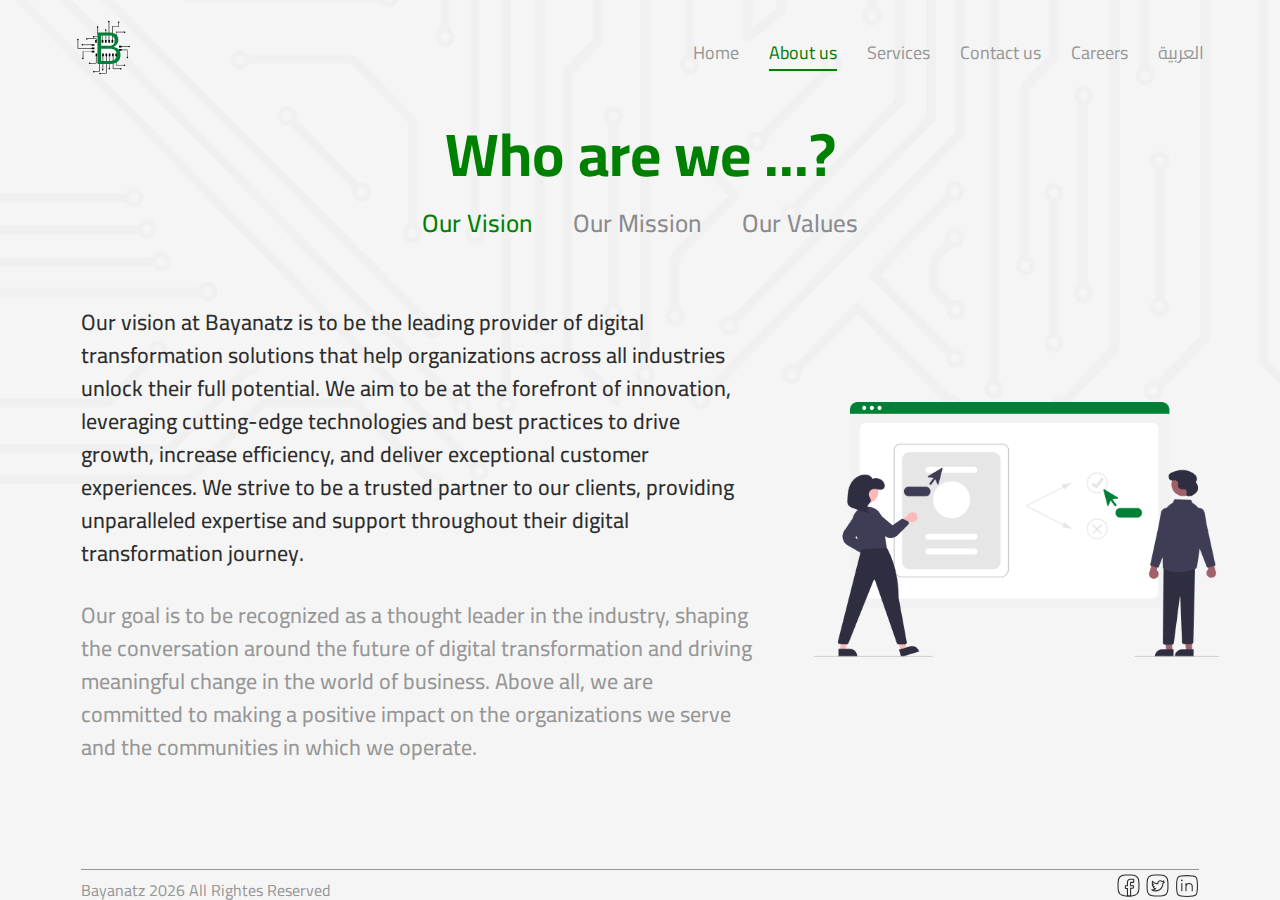
<file: public/about/index.html>
<!DOCTYPE html>
<html lang="en">

<head>
  <meta charset="UTF-8" />
  <meta name="viewport" content="width=device-width, initial-scale=1.0" />
  <title>Bayanatz.com</title>
  <!-- ===== Fontawesome ========= -->
  <link rel="stylesheet" href="https://cdnjs.cloudflare.com/ajax/libs/font-awesome/6.4.2/css/all.min.css"
    integrity="sha512-z3gLpd7yknf1YoNbCzqRKc4qyor8gaKU1qmn+CShxbuBusANI9QpRohGBreCFkKxLhei6S9CQXFEbbKuqLg0DA=="
    crossorigin="anonymous" referrerpolicy="no-referrer" />
  <link rel="stylesheet" href="../assets/CSS/main-style.css" />
  <link rel="icon" href="../assets/images/favicon.ico" />
</head>

<body>
  <div class="lodaingPage" id="loading">
    <div class="spinner">
      <div class="double-bounce1"></div>
      <div class="double-bounce2"></div>
    </div>
  </div>
  <div class="body">
    <!-- ======== NAVBAR ============ -->

    <div class="nav" id="NavBar">
      <div class="container flex">
        <div class="logo">
          <a href="../home">
            <img src="../assets/images/Copy of B.svg" />
          </a>
        </div>
        <div class="layer2 hiden" id="black"></div>
        <nav>
          <div class="links hiden" id="navBar">
            <div class="logo-2">
              <a href="../home">
                <img src="../assets/images/Copy of B.svg" />
              </a>
              <i class="fa-solid fa-xmark" id="closeTheNav"></i>
            </div>
            <ul>
              <li><a href="../home" class="nav-link home"> Home </a></li>
              <li>
                <a href="../about" class="nav-link about active-link"> About us </a>
              </li>
              <li>
                <a href="../services" class="nav-link services"> Services </a>
              </li>
              <li>
                <a href="../contactus" class="nav-link contact">Contact us</a>
              </li>
              <li>
                <a href="../careers" class="nav-link careers">Carees</a>
              </li>
              <li>
                <a href="#" class="nav-link language" id="language"> العربية </a>
              </li>
            </ul>
          </div>

          <div class="bars" id="openMenue">
            <img src="../assets/images/hambergermenu.svg" />
          </div>
        </nav>
      </div>
    </div>
    <main class="about">
      <div class="container">
        <section>
          <div class="work-text">
            <h1 class="whoAreWe">Who are we ...?</h1>
          </div>
          <div class="work-headers">
            <p class="tap-active header-p ourVision" data-index="1">Our Vision</p>
            <p class="header-p ourMission" data-index="2">Our Mission</p>
            <p class="header-p ourValues" data-index="3">Our Values</p>
          </div>

          <div>
            <div class="tab__content ">
              <div class="work-cardes card-active about__flex" id="design-cardes">
                <div class="text">
                  <p class="about__para black ourVisionTitle">Our vision at Bayanatz is to be the leading provider of
                    digital transformation solutions that help organizations across all industries unlock their full
                    potential. We aim to be at the forefront of innovation, leveraging cutting-edge technologies and
                    best practices to drive growth, increase efficiency, and deliver exceptional customer experiences.
                    We strive to be a trusted partner to our clients, providing unparalleled expertise and support
                    throughout their digital transformation journey.</p>
                  <br>
                  <p class="about__para ourVisionSub">Our goal is to be recognized as a thought leader in the industry,
                    shaping the conversation around the future of digital transformation and driving meaningful change
                    in the world of business. Above all, we are committed to making a positive impact on the
                    organizations we serve and the communities in which we operate.</p>
                </div>
                <div class="image">
                  <img src="../assets/images/undraw_online_collaboration_re_bkpm 1.png" />
                </div>
              </div>
              <div class="work-cardes about__flex">
                <div class="image">
                  <img class="img2" src="../assets/images/undraw_target_re_fi8j 1.png" />
                </div>
                <div class="text">
                  <p class="about__para black ourMissionTitle">Our mission at Bayanatz is to empower organizations to
                    thrive in the digital age by providing innovative and effective solutions for digital
                    transformation. We are committed to helping our clients leverage the latest digital technologies to
                    drive growth, improve efficiency, and enhance the customer experience.Our team of experts works
                    closely with each client to develop customized strategies that align with their unique business
                    objectives and provide measurable results.</p>
                  <br>
                  <p class="about__para ourMissionSub">We believe that digital transformation is a journey, not a
                    destination, and we are dedicated to partnering with our clients every step of the way to ensure
                    their success. Our core values of integrity, innovation, collaboration, and excellence guide our
                    work and inspire us to deliver the highest quality of service.</p>
                </div>

              </div>
              <div class="work-cardes about__flex">
                <div class="text values__cards">
                  <div class="small__card selected">
                    <div><img src="../assets/images/Group 1000001077.svg"></div>
                    <div class="text__content">
                      <h5 class="ourValues1">Stay agile & adaptable</h5>
                      <p class="rem view valuesSub1">we respond quickly and effectively to changing market conditions
                        and customer needs.</p>
                    </div>
                  </div>
                  <div class="small__card">
                    <div><img src="../assets/images/Group 1000001077 (1).svg"></div>
                    <div class="text__content">
                      <h5 class="ourValues2">Ethical & Sustainable</h5>
                      <p class="rem view valuesSub2">prioritize the long-term health and well-being of the environment,
                        society, and the economy.</p>
                    </div>
                  </div>
                  <div class="small__card">
                    <div><img src="../assets/images/Group 1000001077 (2).svg"></div>
                    <div class="text__content">
                      <h5 class="ourValues3">Embrace innovation</h5>
                      <p class="rem view valuesSub3">we are constantly innovating and looking for new ways to improve
                        our products, services, and processes.</p>
                    </div>
                  </div>
                  <div class="small__card">
                    <div><img src="../assets/images/Group 1000001077 (3).svg"></div>
                    <div class="text__content">
                      <h5 class="ourValues4">Continuously learn &improve</h5>
                      <p class="rem view valuesSub4">we are committed to continuous learning and improvement, regularly
                        seeking out feedback and striving to enhance their operations and offerings.</p>
                    </div>
                  </div>
                  <div class="small__card">
                    <div><img src="../assets/images/Group 1000001077 (4).svg"></div>
                    <div class="text__content">
                      <h5 class="ourValues5">Emphasize transparency & Accountability</h5>
                      <p class="rem view valuesSub5">we prioritize transparency and accountability in every aspect in
                        our operations, including financial reporting, decision-making, and stakeholder engagement.</p>
                    </div>
                  </div>
                  <div class="small__card">
                    <div><img src="../assets/images/Group 1000001077 (5).svg"></div>
                    <div class="text__content">
                      <h5 class="ourValues6">Foster a positive company culture</h5>
                      <p class="rem view valuesSub6">Bayanatz strive to maintain a positive company culture that
                        prioritizes collaboration, creativity, and employee well-being.</p>
                    </div>
                  </div>
                  <div class="small__card">
                    <div><img src="../assets/images/Group 1000001077 (6).svg"></div>
                    <div class="text__content">
                      <h5 class="ourValues7">Invest in employee development</h5>
                      <p class="rem view valuesSub7">we invest in our employees by providing training, career
                        development opportunities, and other resources to help them grow and succeed.</p>
                    </div>
                  </div>
                  <div class="small__card">
                    <div><img src="../assets/images/Group 1000001077 (7).svg"></div>
                    <div class="text__content">
                      <h5 class="ourValues8">Build strong partnerships</h5>
                      <p class="rem view valuesSub8">we work hard to build strong partnerships with suppliers,
                        customers, and other stakeholders to create mutually beneficial relationships.</p>
                    </div>
                  </div>
                  <div class="small__card">
                    <div><img src="../assets/images/Group 1000001077 (8).svg"></div>
                    <div class="text__content">
                      <h5 class="ourValues9">Focus on customer needs</h5>
                      <p class="rem view valuesSub9">we prioritize the needs of our customers and are dedicated to
                        delivering products and services that meet those needs</p>
                    </div>
                  </div>
                  <div class="small__card">
                    <div><img src="../assets/images/Group 1000001077 ( 9 ) .svg"></div>
                    <div class="text__content">
                      <h5 class="ourValues10">Prioritize data & analytics</h5>
                      <p class="rem view valuesSub10">at Bayanatz we prioritize the collection, analysis, and
                        utilization of data and analytics to inform decision-making and improve performance.</p>
                    </div>
                  </div>
                </div>
                <div class="image big__card__hidden ">
                  <div class="big__card">
                    <img src="../assets/images/Group 1000001077 (1).svg">
                    <h4 class="valueTitle">Stay agile & adaptable</h4>
                    <p class="valuePara">we respond quickly and effectively to changing market conditions and customer
                      needs.</p>
                  </div>
                </div>

              </div>
            </div>
          </div>
        </section>
      </div>
    </main>
    <footer>
      <div class="container">
        <div class="terms">
          <p class="open__terms">Bayanatz <span id="year"></span> All Rightes Reserved</p>

        </div>
        <div class="social">
          <a href="https://www.facebook.com/profile.php?id=100065245550887&mibextid=ZbWKwL" target="_blank"><img
              src="../assets/images/facebook.svg" /></a>
          <a href="https://twitter.com/Bayanatz" target="_blank"><img src="../assets/images/twitter.svg" /></a>
          <a href="https://www.linkedin.com/company/bayanatz/" target="_blank"><img
              src="../assets/images/linkedin-01.svg" /></a>
        </div>
      </div>
    </footer>
    <!-- ======== NAVBAR ============ -->
  </div>
  <script src="../assets/Js/nav.js"></script>
  <script src="../assets/Js/tabs.js"></script>
  <script src="../assets/Js/language.js" type="module"></script>
</body>

</html>
</file>
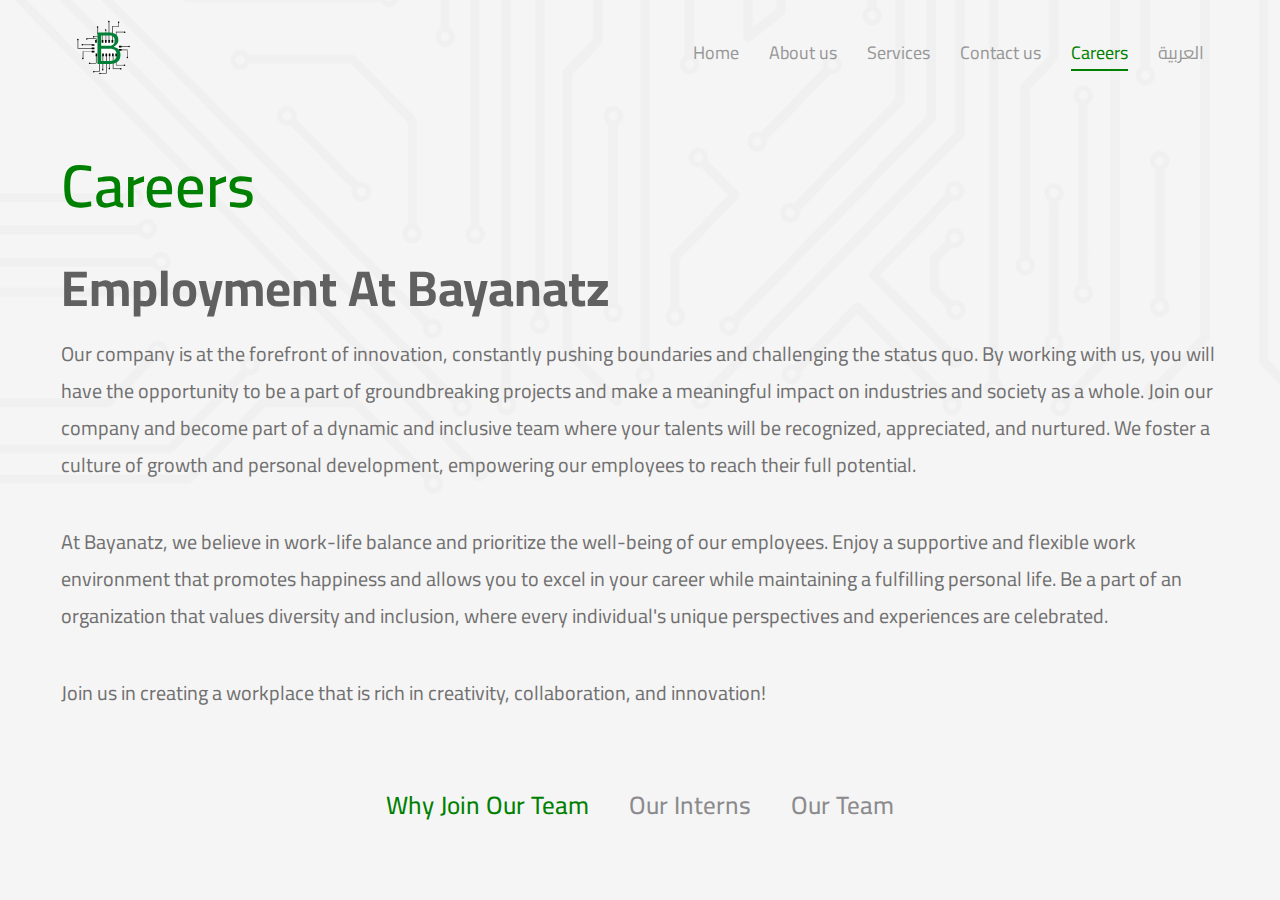
<file: public/careers/index.html>
<!DOCTYPE html>
<html lang="en">

<head>
  <meta charset="UTF-8" />
  <meta name="viewport" content="width=device-width, initial-scale=1.0" />
  <title>Bayanatz.com</title>
  <!-- ===== Fontawesome ========= -->
  <link rel="stylesheet" href="https://cdnjs.cloudflare.com/ajax/libs/font-awesome/6.4.2/css/all.min.css"
    integrity="sha512-z3gLpd7yknf1YoNbCzqRKc4qyor8gaKU1qmn+CShxbuBusANI9QpRohGBreCFkKxLhei6S9CQXFEbbKuqLg0DA=="
    crossorigin="anonymous" referrerpolicy="no-referrer" />
  <link rel="stylesheet" href="../assets/CSS/main-style.css" />
  <link rel="icon" href="../assets/images/favicon.ico" />
</head>

<body>
  <div class="lodaingPage" id="loading">
    <div class="spinner">
      <div class="double-bounce1"></div>
      <div class="double-bounce2"></div>
    </div>
  </div>
  <div class="body height">
    <!-- ======== NAVBAR ============ -->

    <div class="nav" id="NavBar">
      <div class="container flex">
        <div class="logo">
          <a href="../home">
            <img src="../assets/images/Copy of B.svg" />
          </a>
        </div>
        <div class="layer2 hiden" id="black"></div>
        <nav>
          <div class="links hiden" id="navBar">
            <div class="logo-2">
              <a href="../home">
                <img src="../assets/images/Copy of B.svg" />
              </a>
              <i class="fa-solid fa-xmark" id="closeTheNav"></i>
            </div>
            <ul>
              <li><a href="../home" class="nav-link home"> Home </a></li>
              <li>
                <a href="../about" class="nav-link about "> About us </a>
              </li>
              <li>
                <a href="../services" class="nav-link services"> Services </a>
              </li>
              <li>
                <a href="../contactus" class="nav-link contact">Contact us</a>
              </li>
              <li>
                <a href="../careers" class="nav-link careers active-link">Carees</a>
              </li>
              <li>
                <a href="#" class="nav-link language" id="language"> العربية </a>
              </li>
            </ul>
          </div>

          <div class="bars" id="openMenue">
            <img src="../assets/images/hambergermenu.svg" />
          </div>
        </nav>
      </div>
    </div>

    <main>
      <div class="container">
        <section class="start">
          <div class="service__intro">
            <div class="headline">
              <h1 class="careers2 careers2">Careers</h1>
              <span class="sp careersTitle"> Employment at Bayanatz </span>
            </div>
            <p class="careersSub1 main-paragraph">Our company is at the forefront of innovation, constantly pushing
              boundaries and challenging the status quo. By working with us, you will have the opportunity to be a part
              of groundbreaking projects and make a meaningful impact on industries and society as a whole. Join our
              company and become part of a dynamic and inclusive team where your talents will be recognized,
              appreciated, and nurtured. We foster a culture of growth and personal development, empowering our
              employees to reach their full potential.</p>
            <br />
            <p class="careersSub2 main-paragraph">At Bayanatz, we believe in work-life balance and prioritize the
              well-being of our employees. Enjoy a supportive and flexible work environment that promotes happiness and
              allows you to excel in your career while maintaining a fulfilling personal life. Be a part of an
              organization that values diversity and inclusion, where every individual's unique perspectives and
              experiences are celebrated.</p>
            <br />
            <p class="careersSub3 main-paragraph">Join us in creating a workplace that is rich in creativity,
              collaboration, and innovation!</p>
          </div>
        </section>
        <section>
          <div class="work-headers">
            <p class="tap-active header-p content1" data-index="1">Why Join our Team</p>
            <p class="header-p content2" data-index="2">Our Interns</p>
            <p class="header-p content3" data-index="3">Our Team</p>
          </div>

          <div>
            <div class="tab__content ">
              <div class="work-cardes card-active about__flex" id="design-cardes">
                <div>
                  <section class="career career__left">

                    <div class="info">
                      <p class="imageSub1">Join a company that prioritizes sustainability and corporate social
                        responsibility. We are committed to making a positive difference in the world, and by working
                        with us, you can contribute to creating a more sustainable and ethical future.</p>
                    </div>
                    <div class="img">
                      <img src="../assets/images/undraw_engineering_team_a7n2 1.png" />
                    </div>
                  </section>
                  <section class="career career__rev">
                    <div class="img">
                      <img src="../assets/images/undraw_pair_programming_re_or4x 1.png" />
                    </div>
                    <div class="info">
                      <p class="imageSub2">We foster a collaborative and supportive work culture, where teamwork and
                        shared success are paramount. Join a team of passionate individuals who work together to achieve
                        common goals, learn from each other, and celebrate achievements collectively.</p>
                    </div>

                  </section>
                  <section class="career career__left">

                    <div class="info">
                      <p class="imageSub3">Continuous learning and professional development are at the core of our
                        company. We provide ample opportunities for growth, including training programs, mentorship, and
                        access to the latest industry tools and technologies. Build a rewarding career with us and stay
                        ahead in a rapidly evolving world.</p>
                    </div>
                    <div class="img">
                      <img src="../assets/images/undraw_investing_re_bov7 1.png" />
                    </div>
                  </section>
                  <section class="career career__rev">
                    <div class="img">
                      <img src="../assets/images/undraw_shared_goals_re_jvqd 1.png" />
                    </div>
                    <div class="info">
                      <p class="imageSub4">Our company values open communication, transparency, and a positive work
                        environment. Work alongside supportive leaders who encourage feedback, listen to ideas, and
                        foster an atmosphere of trust and respect.</p>
                    </div>

                  </section>
                  <section class="career career__left">

                    <div class="info">
                      <p class="imageSub5">Bayanatz has a strong sense of purpose and a clear vision. By working with
                        us, you will be part of a team that is dedicated to making a difference and positively impacting
                        the lives of our customers, partners, and communities.</p>
                    </div>
                    <div class="img">
                      <img src="../assets/images/undraw_status_update_re_dm9y 1.png" />
                    </div>
                  </section>
                </div>
              </div>
              <div class="sliider__con work-cardes">
                <div class="interns">

                  <div class="intern__card">
                    <div class="card__top">
                      <div class="card__image">
                        <img src="../assets/images/Mask group.png">
                      </div>
                      <div class="intern__info">
                        <h2 class="name1"></h2>
                        <span class="job_title job1"></span>
                        <div class="graduation">
                          <div>
                            <p class="grade1"></p>
                            <span class="geadeDesc1"></span>
                          </div>
                          <div>
                            <p class="year1"></p>
                            <span>2024</span>
                          </div>
                        </div>
                        <div class="prev__experirnce">
                          <h3 class="prevEx1"></h3>
                          <p class="exp11"></p>
                          <p class="exp12"></p>
                          <p class="exp13"></p>
                        </div>
                        <div class="tools">
                          <p class="tools1"></p>
                          <span class="btn__sp">Figma</span>
                          <span class="btn__sp">Photoshop</span>
                          <span class="btn__sp">Illustrator</span>
                        </div>
                        <div class="future__goals">
                          <p class="goals1"></p>
                          <span class="goals11"></span>

                        </div>
                        <div class="hobbies">
                          <p>
                          <p class="hobbies1">

                          </p>
                          <span class="btn__sp">Reading</span>
                          <span class="btn__sp">Learning New Skill</span>
                          <span class="btn__sp">Exercise</span>
                          </p>
                        </div>
                      </div>

                    </div>
                    <div class="card__bottom">
                      <h3 class="whatIlearn1"></h3>
                      <p class="learnDescription1"></p>
                    </div>
                    <button class="see__more view__more sm1"></button>
                    <button class="hide sl1"></button>
                  </div>

                  <div class="intern__card">
                    <div class="card__top">
                      <div class="card__image">
                        <img src="../assets/images/Mask group (0).png">
                      </div>
                      <div class="intern__info">
                        <h2 class="name2"></h2>
                        <span class="job_title job2"></span>
                        <div class="graduation">
                          <div>
                            <p class="grade2"></p>
                            <span class="geadeDesc2"></span>
                          </div>
                          <div>
                            <p class="year2"></p>
                            <span>2024</span>
                          </div>
                        </div>
                        <div class="prev__experirnce">
                          <h3 class="prevEx2"></h3>
                          <p>N/A</p>
                        </div>
                        <div class="tools">
                          <p class="tools2"></p>
                          <span class="btn__sp">Github</span>
                          <span class="btn__sp">Clion</span>
                          <span class="btn__sp">Android Stadio</span>
                        </div>
                        <div class="future__goals">
                          <p class="goals2"></p>
                          <span class="goals21"></span>

                        </div>
                        <div class="hobbies">
                          <p>
                          <p class="hobbies2">

                          </p>
                          <span class="btn__sp">Chees</span>
                          <span class="btn__sp">Competitive Programming</span>
                          </p>
                        </div>
                      </div>

                    </div>
                    <div class="card__bottom">
                      <h3 class="whatIlearn2"></h3>
                      <p class="learnDescription2"></p>
                    </div>
                    <button class="see__more view__more sm2"></button>
                    <button class="hide sl2"></button>
                  </div>

                  <div class="intern__card">
                    <div class="card__top">
                      <div class="card__image">
                        <img src="../assets/images/Mask group (1).png">
                      </div>
                      <div class="intern__info">
                        <h2 class="name3"></h2>
                        <span class="job_title job3"></span>
                        <div class="graduation">
                          <div>
                            <p class="grade3"></p>
                            <span class="geadeDesc3"></span>
                          </div>
                          <div>
                            <p class="year3"></p>
                            <span>2024</span>
                          </div>
                        </div>
                        <div class="prev__experirnce">
                          <h3 class="prevEx3"></h3>
                          <p class="exp31"></p>
                          <p class="exp32"></p>
                          <p class="exp33"></p>
                        </div>
                        <div class="tools">
                          <p class="tools3"></p>
                          <span class="btn__sp">Figma</span>
                          <span class="btn__sp">Adobe XD</span>
                          <span class="btn__sp">Adobe Photoshop</span>
                        </div>
                        <div class="future__goals">
                          <p class="goals3"></p>
                          <span class="goals33"></span>

                        </div>
                        <div class="hobbies">
                          <p>
                          <p class="hobbies3">

                          </p>
                          <span class="btn__sp">Gym</span>
                          <span class="btn__sp">Visual Art</span>
                          <span class="btn__sp">Drawing</span>
                          </p>
                        </div>
                      </div>

                    </div>
                    <div class="card__bottom">
                      <h3 class="whatIlearn3"></h3>
                      <p class="learnDescription3"></p>
                    </div>
                    <button class="see__more view__more sm3"></button>
                    <button class="hide sl3"></button>
                  </div>

                  <div class="intern__card">
                    <div class="card__top">
                      <div class="card__image">
                        <img src="../assets/images/Mask group (2).png">
                      </div>
                      <div class="intern__info">
                        <h2 class="name4"></h2>
                        <span class="job_title job4"></span>
                        <div class="graduation">
                          <div>
                            <p class="grade4"></p>
                            <span class="geadeDesc4"></span>
                          </div>
                          <div>
                            <p class="year4"></p>
                            <span>2023</span>
                          </div>
                        </div>
                        <div class="prev__experirnce">
                          <h3 class="prevEx4"></h3>
                          <p class="exp41">N/A</p>
                        </div>
                        <div class="tools">
                          <p class="tools4"></p>
                          <span class="btn__sp">Figma</span>
                          <span class="btn__sp">Anavonda and Flutter</span>
                          <span class="btn__sp">Visual Stadio Code</span>
                        </div>
                        <div class="future__goals">
                          <p class="goals4"></p>
                          <span class="goals44"></span>

                        </div>
                        <div class="hobbies">
                          <p>
                          <p class="hobbies4">

                          </p>
                          <span class="btn__sp">Playing and Watching Football</span>
                          <span class="btn__sp">Public Speaking and Travelling</span>
                          </p>
                        </div>
                      </div>

                    </div>
                    <div class="card__bottom">
                      <h3 class="whatIlearn4"></h3>
                      <p class="learnDescription4"></p>
                    </div>
                    <button class="see__more view__more sm4"></button>
                    <button class="hide sl4"></button>
                  </div>

                  <div class="intern__card">
                    <div class="card__top">
                      <div class="card__image">
                        <img src="../assets/images/Mask group (3).png">
                      </div>
                      <div class="intern__info">
                        <h2 class="name5"></h2>
                        <span class="job_title job5"></span>
                        <div class="graduation">
                          <div>
                            <p class="grade5"></p>
                            <span class="geadeDesc5"></span>
                          </div>
                          <div>
                            <p class="year5"></p>
                            <span>2025</span>
                          </div>
                        </div>
                        <div class="prev__experirnce">
                          <h3 class="prevEx5"></h3>
                          <p>
                            <a href="https://github.com/bassel27/Store-App" target="_blank">Store App</a>

                            <a href="https://github.com/bassel27/Readview" target="_blank">Readview</a>
                          </p>
                        </div>
                        <div class="tools">
                          <p class="tools5"></p>
                          <span class="btn__sp">Figma</span>
                          <span class="btn__sp">Flutter</span>
                          <span class="btn__sp">Python</span>
                          <span class="btn__sp">Firebase</span>
                        </div>
                        <div class="future__goals">
                          <p class="goals5"></p>
                          <span class="goals55"></span>

                        </div>
                        <div class="hobbies">
                          <p>
                          <p class="hobbies5">

                          </p>
                          <span class="btn__sp">Reading</span>
                          <span class="btn__sp">Writing Artcles</span>
                          <span class="btn__sp">Language</span>
                          </p>
                        </div>
                      </div>

                    </div>
                    <div class="card__bottom">
                      <h3 class="whatIlearn5"></h3>
                      <p class="learnDescription5"></p>
                    </div>
                    <button class="see__more view__more sm5"></button>
                    <button class="hide sl5"></button>
                  </div>

                  <div class="intern__card">
                    <div class="card__top">
                      <div class="card__image">
                        <img src="../assets/images/Mask group (4).png">
                      </div>
                      <div class="intern__info">
                        <h2 class="name6"></h2>
                        <span class="job_title job6"></span>
                        <div class="graduation">
                          <div>
                            <p class="grade6"></p>
                            <span class="geadeDesc6"></span>
                          </div>
                          <div>
                            <p class="year6"></p>
                            <span>2022</span>
                          </div>
                        </div>
                        <div class="prev__experirnce">
                          <h3 class="prevEx6"></h3>
                          <p class="exp61"></p>
                        </div>
                        <div class="tools">
                          <p class="tools6"></p>
                          <span class="btn__sp">Figma</span>
                          <span class="btn__sp">Notion</span>
                          <span class="btn__sp">Miro</span>
                          <span class="btn__sp">IN Vision</span>
                          <span class="btn__sp">Canva</span>
                        </div>
                        <div class="future__goals">
                          <p class="goals6"></p>
                          <span class="goals66"></span>

                        </div>
                        <div class="hobbies">
                          <p>
                          <p class="hobbies6">

                          </p>
                          <span class="btn__sp">Creating and Desining new Things</span>
                          </p>
                        </div>
                      </div>

                    </div>
                    <div class="card__bottom">
                      <h3 class="whatIlearn6"></h3>
                      <p class="learnDescription6"></p>
                    </div>
                    <button class="see__more view__more sm6"></button>
                    <button class="hide sl6"></button>
                  </div>

                  <div class="intern__card">
                    <div class="card__top">
                      <div class="card__image">
                        <img src="../assets/images/Mask group (5).png">
                      </div>
                      <div class="intern__info">
                        <h2 class="name7"></h2>
                        <span class="job_title job7"></span>
                        <div class="graduation">
                          <div>
                            <p class="grade7"></p>
                            <span class="geadeDesc7"></span>
                          </div>
                          <div>
                            <p class="year7"></p>
                            <span>2018</span>
                          </div>
                        </div>
                        <div class="prev__experirnce">
                          <h3 class="prevEx7"></h3>
                          <p class="exp71"></p>
                        </div>
                        <div class="tools">
                          <p class="tools7"></p>
                          <span class="btn__sp">Figma</span>
                          <span class="btn__sp">Photoshop</span>
                        </div>
                        <div class="future__goals">
                          <p class="goals7"></p>
                          <span class="goals77"></span>

                        </div>
                        <div class="hobbies">
                          <p>
                          <p class="hobbies7">

                          </p>
                          <span class="btn__sp">Football</span>
                          <span class="btn__sp">Chees</span>
                          <span class="btn__sp">Playing Games</span>
                          </p>
                        </div>
                      </div>

                    </div>
                    <div class="card__bottom">
                      <h3 class="whatIlearn7"></h3>
                      <p class="learnDescription7"></p>
                    </div>
                    <button class="see__more view__more sm7"></button>
                    <button class="hide sl7"></button>
                  </div>


                </div>
              </div>
              <div class="work-cardes about__flex">
                <p class="comming__soon">Comming Soon</p>

              </div>
            </div>
          </div>
        </section>
      </div>
    </main>

    <footer>
      <div class="container">
        <div class="terms">
          <p class="open__terms">Bayanatz <span id="year"></span> All Rightes Reserved</p>

        </div>
        <div class="social">
          <a href="" target="_blank"><img src="../assets/images/facebook.svg" /></a>
          <a href="https://twitter.com/Bayanatz" target="_blank"><img src="../assets/images/twitter.svg" /></a>
          <a href="https://www.linkedin.com/company/bayanatz/" target="_blank"><img
              src="../assets/images/linkedin-01.svg" /></a>
        </div>
      </div>
    </footer>
    <!-- ======== NAVBAR ============ -->
  </div>
  <script src="../assets/Js/nav.js"></script>
  <script src="../assets/Js/language.js" type="module"></script>
  <script src="../assets/Js/careers.js"></script>

</body>

</html>
</file>
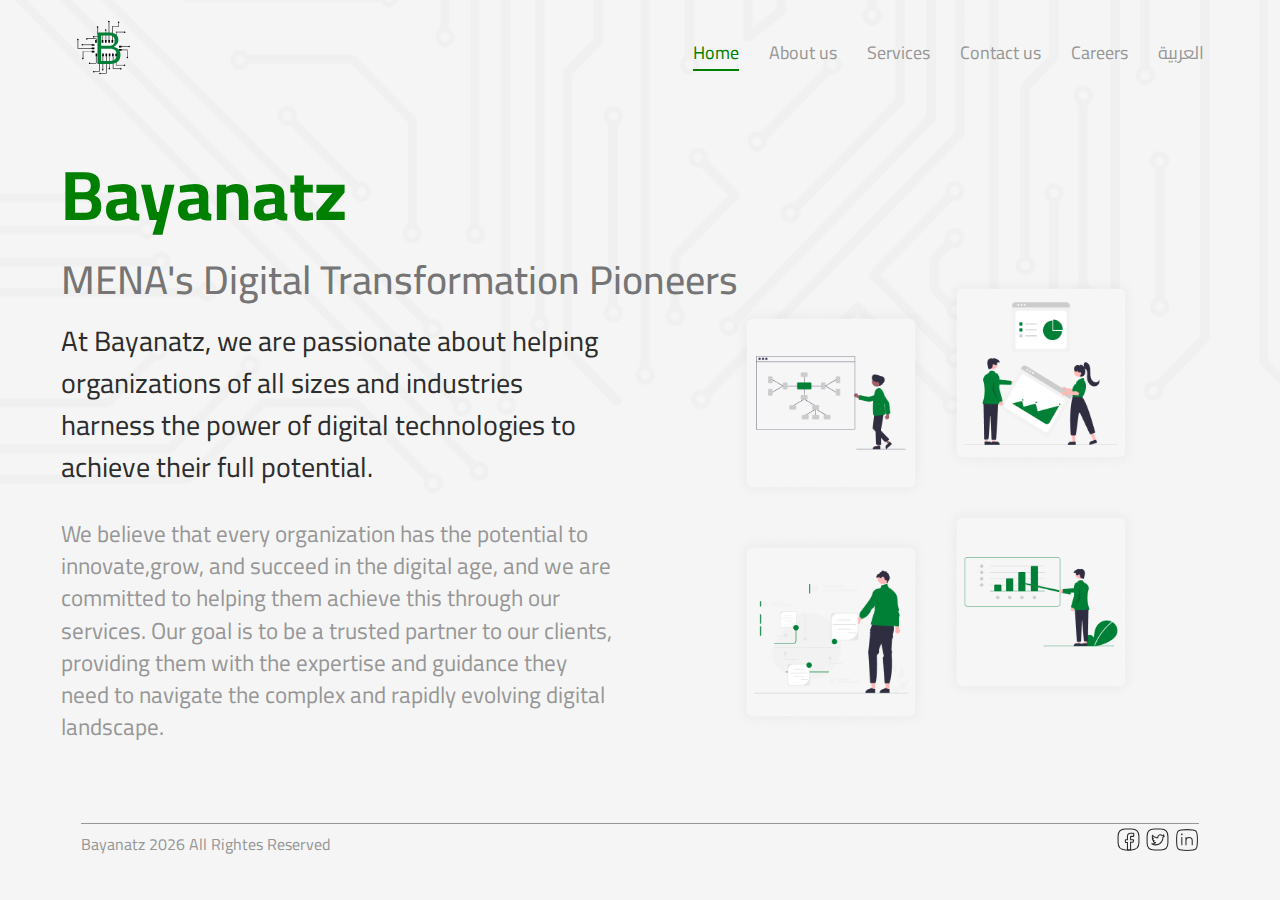
<file: public/home/index.html>
<!DOCTYPE html>
<html lang="en">

<head>
  <meta charset="UTF-8" />
  <meta name="viewport" content="width=device-width, initial-scale=1.0" />
  <title>Bayanatz.com</title>
  <!-- ===== Fontawesome ========= -->
  <link rel="stylesheet" href="https://cdnjs.cloudflare.com/ajax/libs/font-awesome/6.4.2/css/all.min.css"
    integrity="sha512-z3gLpd7yknf1YoNbCzqRKc4qyor8gaKU1qmn+CShxbuBusANI9QpRohGBreCFkKxLhei6S9CQXFEbbKuqLg0DA=="
    crossorigin="anonymous" referrerpolicy="no-referrer" />
  <link rel="stylesheet" href="../assets/CSS/main-style.css" />
  <link rel="icon" href="../assets/images/favicon.ico" />
</head>

<body>
  <div class="lodaingPage" id="loading">
    <div class="spinner">
      <div class="double-bounce1"></div>
      <div class="double-bounce2"></div>
    </div>
  </div>
  <div class="body">
    <!-- ======== NAVBAR ============ -->

    <div class="nav" id="NavBar">
      <div class="container flex">
        <div class="logo">
          <a href="../home">
            <img src="../assets/images/Copy of B.svg" />
          </a>
        </div>
        <div class="layer2 hiden" id="black"></div>
        <nav>
          <div class="links hiden" id="navBar">
            <div class="logo-2">
              <a href="../home">
                <img src="../assets/images/Copy of B.svg" />
              </a>
              <i class="fa-solid fa-xmark" id="closeTheNav"></i>
            </div>
            <ul>
              <li><a href="../home" class="nav-link home active-link"> Home </a></li>
              <li>
                <a href="../about" class="nav-link about "> About us </a>
              </li>
              <li>
                <a href="../services" class="nav-link services"> Services </a>
              </li>
              <li>
                <a href="../contactus" class="nav-link contact">Contact us</a>
              </li>
              <li>
                <a href="../careers" class="nav-link careers">Carees</a>
              </li>
              <li>
                <a href="#" class="nav-link language" id="language"> العربية </a>
              </li>
            </ul>
          </div>

          <div class="bars" id="openMenue">
            <img src="../assets/images/hambergermenu.svg" />
          </div>
        </nav>
      </div>
    </div>
    <main>
      <div class="container">
        <div class="headlineforhome">
          <h1 class="bayanatz">
            Bayanatz
          </h1>
          <h2 class="homeTitle">
            MENA'S Digital Transformation Pioneers
          </h2>
        </div>
        <div class="content">

          <div class="left">

            <p class="description1 homeSub">
              At Bayanatz, we are passionate about helping organizations of all sizes
              and industries harness the power of digital technologies to achieve
              their full potential.
            </p>
            <p class="description2 description">
              We believe that every organization has the potential to innovate,grow,
              and succeed in thedigitalage,and we arecommitted to helping them achieve
              this through our services. Our goal is to be a trusted partner to our clients,
              providing them with the expertise and guidance they need to navigate the complex
              and rapidly evolving digital landscape.
            </p>
          </div>

          <div class="home-right">
            <div>
              <img class="top-left" src="../assets/images/Frame 1000001064.png">
              <img class="top-right" src="../assets/images/Frame 1000001067.png">
            </div>
            <div>
              <img class="bottom-left" src="../assets/images/Frame 1000001066.png">
              <img class="bottom-right" src="../assets/images/Frame 1000001068.png">
            </div>
          </div>
        </div>
      </div>
    </main>
    <footer>
      <div class="container">
        <div class="terms">
          <p class="open__terms">Bayanatz <span id="year"></span> All Rightes Reserved</p>

        </div>
        <div class="social">
          <a href="" target="_blank"><img src="../assets/images/facebook.svg" /></a>
          <a href="https://twitter.com/Bayanatz" target="_blank"><img src="../assets/images/twitter.svg" /></a>
          <a href="https://www.linkedin.com/company/bayanatz/" target="_blank"><img
              src="../assets/images/linkedin-01.svg" /></a>
        </div>
      </div>
    </footer>
    <!-- ======== NAVBAR ============ -->
  </div>
  <script src="../assets/Js/nav.js"></script>
  <script src="../assets/Js/language.js" type="module"></script>
</body>

</html>
</file>
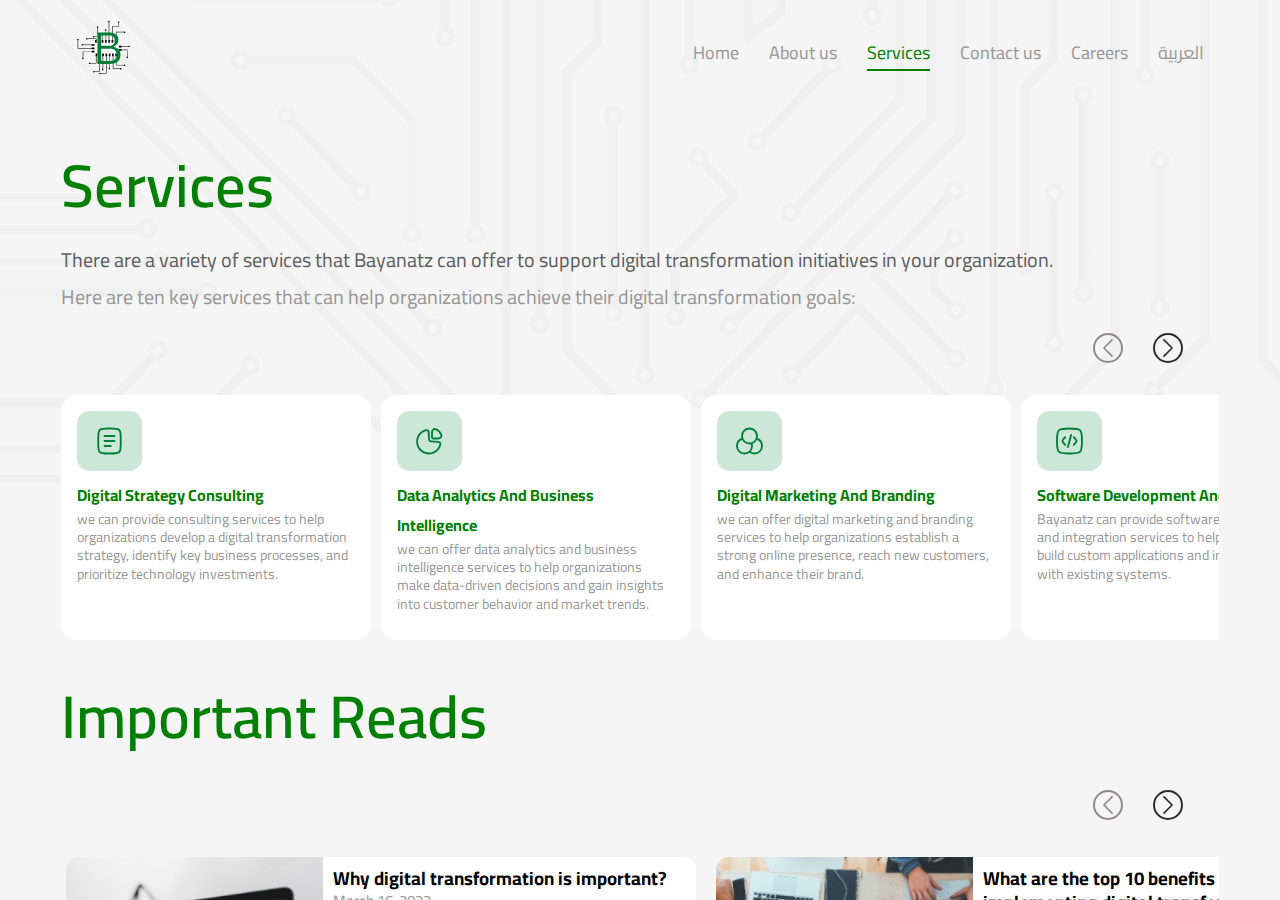
<file: public/services/index.html>
<!DOCTYPE html>
<html lang="en">

<head>
  <meta charset="UTF-8" />
  <meta name="viewport" content="width=device-width, initial-scale=1.0" />
  <title>Bayanatz.com</title>
  <!-- ===== Fontawesome ========= -->
  <link rel="stylesheet" href="https://cdnjs.cloudflare.com/ajax/libs/font-awesome/6.4.2/css/all.min.css"
    integrity="sha512-z3gLpd7yknf1YoNbCzqRKc4qyor8gaKU1qmn+CShxbuBusANI9QpRohGBreCFkKxLhei6S9CQXFEbbKuqLg0DA=="
    crossorigin="anonymous" referrerpolicy="no-referrer" />
  <link rel="stylesheet" href="../assets/CSS/main-style.css" />
  <link rel="icon" href="../assets/images/favicon.ico" />
  <script src="../assets/Js/slider.js" defer></script>
</head>

<body>
  <div class="lodaingPage" id="loading">
    <div class="spinner">
      <div class="double-bounce1"></div>
      <div class="double-bounce2"></div>
    </div>
  </div>
  <div class="body height">
    <!-- ======== NAVBAR ============ -->

    <div class="nav" id="NavBar">
      <div class="container flex">
        <div class="logo">
          <a href="../home">
            <img src="../assets/images/Copy of B.svg" />
          </a>
        </div>
        <div class="layer2 hiden" id="black"></div>
        <nav>
          <div class="links hiden" id="navBar">
            <div class="logo-2">
              <a href="../home">
                <img src="../assets/images/Copy of B.svg" />
              </a>
              <i class="fa-solid fa-xmark" id="closeTheNav"></i>
            </div>
            <ul>
              <li><a href="../home" class="nav-link home"> Home </a></li>
              <li>
                <a href="../about" class="nav-link about"> About us </a>
              </li>
              <li>
                <a href="../services" class="nav-link services active-link">
                  Services
                </a>
              </li>
              <li>
                <a href="../contactus" class="nav-link contact">Contact us</a>
              </li>
              <li>
                <a href="../careers" class="nav-link careers">Carees</a>
              </li>
              <li>
                <a href="#" class="nav-link language" id="language">
                  العربية
                </a>
              </li>
            </ul>
          </div>

          <div class="bars" id="openMenue">
            <img src="../assets/images/hambergermenu.svg" />
          </div>
        </nav>
      </div>
    </div>
    <main class="services-container">
      <div class="container">
        <h1 class="services services2">Services</h1>
        <p class="main-paragraph servicesSub1">
          There are a variety of services that Bayanatz can offer to support
          digital transformation initiatives in your organization.
        </p>
        <p class="main-paragraph servicesSub2">
          Here are ten key services that can help organizations achieve their
          digital transformation goals:
        </p>
        <div class="wrapper">
          <div class="btns-container">
            <button class="arrow-btn left-btn">
              <svg xmlns="http://www.w3.org/2000/svg" fill="none" viewBox="0 0 24 24" stroke-width="1.5"
                stroke="currentColor" class="w-6 h-6 btn-icon">
                <path stroke-linecap="round" stroke-linejoin="round" d="M15.75 19.5L8.25 12l7.5-7.5" />
              </svg>
            </button>
            <button class="arrow-btn right-btn active_arrow">
              <svg xmlns="http://www.w3.org/2000/svg" fill="none" viewBox="0 0 24 24" stroke-width="1.5"
                stroke="currentColor" class="w-6 h-6 btn-icon">
                <path stroke-linecap="round" stroke-linejoin="round" d="M8.25 4.5l7.5 7.5-7.5 7.5" />
              </svg>
            </button>
          </div>
          <div class="carousel-one">
            <div class="card">
              <img class="card-img" src="../assets/images/Group 1000001073 (1).svg" alt="" />
              <h5 class="serviceTitle1">Digital Strategy Consulting</h5>
              <p class="serviceDesc1">
                we can provide consulting services to help organizations develop
                a digital transformation strategy, identify key business
                processes, and prioritize technology investments.
              </p>
            </div>
            <div class="card">
              <img class="card-img" src="../assets/images/Group 1000001072.svg" alt="" />
              <h5 class="serviceTitle2">
                Data Analytics and Business Intelligence
              </h5>
              <p class="serviceDesc2">
                we can offer data analytics and business intelligence services
                to help organizations make data-driven decisions and gain
                insights into customer behavior and market trends.
              </p>
            </div>
            <div class="card">
              <img class="card-img" src="../assets/images/Group 1000001074.svg" alt="" />
              <h5 class="serviceTitle3">Digital Marketing and Branding</h5>
              <p class="serviceDesc3">
                we can offer digital marketing and branding services to help
                organizations establish a strong online presence, reach new
                customers, and enhance their brand.
              </p>
            </div>
            <div class="card">
              <img class="card-img" src="../assets/images/Group 1000001074 (1).svg" alt="" />
              <h5 class="serviceTitle4">
                Software Development and Integration
              </h5>
              <p class="serviceDesc4">
                Bayanatz can provide software development and integration
                services to help organizations build custom applications and
                integrate them with existing systems.
              </p>
            </div>
            <div class="card">
              <img class="card-img" src="../assets/images/Group 1000001074 (2).svg" alt="" />
              <h5 class="serviceTitle5">User Experience and Design</h5>
              <p class="serviceDesc5">
                we can offer user experience and design services to help
                organizations create intuitive and user-friendly digital
                interfaces that enhance the customer experience.
              </p>
            </div>
            <div class="card">
              <img class="card-img" src="../assets/images/Group 1000001074 (3).svg" alt="" />
              <h5 class="serviceTitle6">
                Internet Of Things (IOT) Integration
              </h5>
              <p class="serviceDesc6">
                we can assist organizations in integrating IoT devices and
                sensors to collect and analyze data and automate processes.
              </p>
            </div>
            <div class="card">
              <img class="card-img" src="../assets/images/Group 1000001074 (4).svg" alt="" />
              <h5 class="serviceTitle7">AI and ML Solutions</h5>
              <p class="serviceDesc7">
                we can offer AI and ML solutions to help organizations automate
                routine tasks, improve decision-making, and enhance the customer
                experience.
              </p>
            </div>
            <div class="card">
              <img class="card-img" src="../assets/images/Group 1000001074 (5).svg" alt="" />
              <h5 class="serviceTitle8">Change Management and Training</h5>
              <p class="serviceDesc8">
                Provide change management and training services to help
                organizations manage the transition to digital technologies and
                ensure that employees have the skills and knowledge to
                effectively use these technologies.
              </p>
            </div>
            <div class="card">
              <img class="card-img" src="../assets/images/Group 1000001074 (6).svg" alt="" />
              <h5 class="serviceTitle9">Cloud Migration and Mnagement</h5>
              <p class="serviceDesc9">
                Bayanatz can assist organizations in migrating to the cloud and
                managing cloud-based infrastructure and applications.
              </p>
            </div>
            <div class="card">
              <img class="card-img" src="../assets/images/Group 1000001074 (7).svg" alt="" />
              <h5 class="serviceTitle10">Cybersecurity and Risk Management</h5>
              <p class="serviceDesc10">
                we can provide cybersecurity and risk management services to
                help organizations protect their digital ../assets from cyber
                threats and comply with regulations.
              </p>
            </div>
          </div>
        </div>
        <h1 class="second-header importantReads">Important Reads</h1>
        <div class="wrapper">
          <div class="btns-container">
            <button class="arrow-btn left-btn">
              <svg xmlns="http://www.w3.org/2000/svg" fill="none" viewBox="0 0 24 24" stroke-width="1.5"
                stroke="currentColor" class="w-6 h-6 btn-icon">
                <path stroke-linecap="round" stroke-linejoin="round" d="M15.75 19.5L8.25 12l7.5-7.5" />
              </svg>
            </button>
            <button class="arrow-btn right-btn active_arrow">
              <svg xmlns="http://www.w3.org/2000/svg" fill="none" viewBox="0 0 24 24" stroke-width="1.5"
                stroke="currentColor" class="w-6 h-6 btn-icon">
                <path stroke-linecap="round" stroke-linejoin="round" d="M8.25 4.5l7.5 7.5-7.5 7.5" />
              </svg>
            </button>
          </div>
          <div class="carousel-two">
            <div class="serv_big-card">
              <img src="../assets/images/article-1.png" alt="" />
              <div class="big-card-discription">
                <h3 class="importTitle1">
                  Why digital transformation is important?
                </h3>
                <p class="article-date importDate1">March 16, 2022</p>
                <p class="importDesc1">
                  Digital transformation has become increasingly important in
                  today's fast-paced and ever-evolving business environment.
                </p>
                <div class="link-container">
                  <a class="article-link readMore">Read more </a>
                </div>
              </div>
              <div class="hidden">
                <p class="importantReadsDescriptionWhyDescription"></p>
                <div class="hidden_para">
                  <p class="importantReadssection1"></p>
                  <p class="importantReadssection2"></p>
                  <p class="importantReadssection3"></p>
                  <p class="importantReadssection4"></p>
                  <p class="importantReadssection5"></p>
                  <p class="importantReadssection6"></p>
                  <p class="importantReadssection7"></p>
                  <p class="importantReadssection8"></p>
                  <p class="importantReadssection9"></p>
                  <p class="importantReadssection10"></p>
                  <p class="importantReadsWhyConclusion"></p>
                </div>
              </div>
            </div>
            <div class="serv_big-card">
              <img src="../assets/images/article-2.png" alt="" />
              <div class="big-card-discription">
                <h3 class="importTitle2">
                  What are the top 10 benefits of implementing digital
                  transformation initiatives in government applications?
                </h3>
                <p class="article-date importDate2">March 22, 2022</p>
                <p class="importDesc2">
                  The implementation of digital transformation initiatives in
                  government applications can bring significant benefits to both
                  the government
                </p>
                <div class="link-container">
                  <a class="article-link readMore2">Read more </a>
                </div>
              </div>
              <div class="hidden">
                <p class="importantReadsBenefitsDecription"></p>

                <div class="hidden_para">
                  <p class="importantReadsBenefits1"></p>
                  <p class="importantReadsBenefits2"></p>
                  <p class="importantReadsBenefits3"></p>
                  <p class="importantReadsBenefits4"></p>
                  <p class="importantReadsBenefits5"></p>
                  <p class="importantReadsBenefits6"></p>
                  <p class="importantReadsBenefits7"></p>
                  <p class="importantReadsBenefits8"></p>
                  <p class="importantReadsBenefits9"></p>
                  <p class="importantReadsBenefits10"></p>
                  <p class="importantReadsBenefitsConclusion"></p>
                </div>
              </div>
            </div>
            <div class="serv_big-card">
              <img src="../assets/images/article-3.png" alt="" />
              <div class="big-card-discription">
                <h3 class="importTitle3">
                  What are top 5 benefits of how digital transformation can help
                  startups and small businesses?
                </h3>
                <p class="article-date importDate3">March 28, 2022</p>
                <p class="importDesc3">
                  Digital transformation can be particularly beneficial for
                  startups and small businesses, enabling them to compete with
                  larger organizations
                </p>
                <div class="link-container">
                  <a class="article-link readMore3">Read more </a>
                </div>
              </div>
              <div class="hidden">
                <p class="importantReadsTop5BenefitsDescription"></p>

                <div class="hidden_para">
                  <p class="importantReadsTop5Benefits1"></p>
                  <p class="importantReadsTop5Benefits2"></p>
                  <p class="importantReadsTop5Benefits3"></p>
                  <p class="importantReadsTop5Benefits4"></p>
                  <p class="importantReadsTop5Benefits5"></p>
                  <p class="importantReadsTop5BenefitsConclusion"></p>
                </div>
              </div>
            </div>
          </div>
        </div>
      </div>
      <div class="article">
        <div class="container">
          <div class="article_top">
            <img src="../assets/images/article-2.png">
            <div class="info">
              <h1>

              </h1>
              <p class="date"></p>
              <p class="disc"></p>
            </div>
          </div>
          <div class="bottom">

          </div>
        </div>
      </div>
    </main>
    <footer>
      <div class="container">
        <div class="terms">
          <p class="open__terms">
            Bayanatz <span id="year"></span> All Rightes Reserved
          </p>
        </div>
        <div class="social">
          <a href=" " target="_blank"><img src="../assets/images/facebook.svg" /></a>
          <a href="https://twitter.com/Bayanatz" target="_blank"><img src="../assets/images/twitter.svg" /></a>
          <a href="https://www.linkedin.com/company/bayanatz/" target="_blank"><img
              src="../assets/images/linkedin-01.svg" /></a>
        </div>
      </div>
    </footer>
    <!-- ======== NAVBAR ============ -->
  </div>
  <script src="../assets/Js/nav.js"></script>
  <script src="../assets/Js/language.js" type="module"></script>
  <script src="../assets/Js/article.js"></script>
</body>

</html>
</file>
<file: public/assets/CSS/main-style.css>
/* ================== Basic style =================== */
@import url("https://fonts.googleapis.com/css2?family=Asap:ital,wght@0,400;0,600;1,400;1,700&family=Cairo:wght@200;300;400;500;600;700;800;900&family=Koulen&family=Lobster&family=Lora:ital,wght@0,400;0,500;0,600;0,700;1,400;1,500;1,600;1,700&family=Montserrat:ital,wght@0,100;0,200;0,300;0,400;0,500;0,600;1,100;1,200;1,300;1,400;1,500&family=Noto+Serif+HK:wght@200;300;400;500;600;700;800&family=Roboto+Condensed:ital,wght@0,300;0,400;1,300;1,400;1,700&family=Tajawal:wght@200;300;700;800&display=swap");

* {
  padding: 0px;
  margin: 0px;
  box-sizing: border-box;
  font-family: "cairo";
}

html {
  direction: ltr;
}
body {
  background-image: url("../images/—Pngtree—board\ lines_1038031\ 1.png");
  background-position: fixed;
  background-size: 100% 60%;
  background-repeat: no-repeat;
  /* width: 330vw; */
}
.body {
  background-color: rgba(245, 245, 245, 0.982);
  height: 100vh;
  width: 100%;
  overflow: auto;
}
/* ================ Loading ================= */
.lodaingPage {
  animation: fadeInAnimation ease-out 28s;
  animation-iteration-count: 1;
  animation-fill-mode: forwards;
}

@keyframes fadeInAnimation {
  0% {
    opacity: 1;
  }
  100% {
    opacity: 0;
  }
}
.lodaingPage {
  background-color: rgba(255, 255, 255, 0.98);
  width: 100%;
  height: 100%;
  position: fixed;
  inset: 0;
  z-index: 9999999999;
  display: flex;
  justify-content: center;
  align-items: center;
  color: white;
  font-size: 20px;
  text-transform: uppercase;
}

.lodaingPage .spinner {
  width: 80px;
  height: 80px;

  position: relative;
  margin: 100px auto;
}

.lodaingPage .double-bounce1,
.lodaingPage .double-bounce2 {
  width: 100%;
  height: 100%;
  border-radius: 50%;
  background-color: rgb(197, 197, 197);
  opacity: 0.6;
  position: absolute;
  top: 0;
  left: 0;

  -webkit-animation: sk-bounce 2s infinite ease-in-out;
  animation: sk-bounce 2s infinite ease-in-out;
}

.lodaingPage .double-bounce2 {
  -webkit-animation-delay: -1s;
  animation-delay: -1s;
}

@-webkit-keyframes sk-bounce {
  0%,
  100% {
    -webkit-transform: scale(0);
  }

  50% {
    -webkit-transform: scale(1);
  }
}

@keyframes sk-bounce {
  0%,
  100% {
    transform: scale(0);
    -webkit-transform: scale(0);
  }

  50% {
    transform: scale(1);
    -webkit-transform: scale(1);
  }
}
/* ========  Loading ============== */

/* ======= Scroll bar ============ */

::-webkit-scrollbar {
  width: 8px;
  position: fixed;
  z-index: 100;
}

::-webkit-scrollbar-track {
  background-color: rgba(255, 255, 255, 0);
}

::-webkit-scrollbar-thumb {
  background-color: rgba(121, 121, 121, 0.758);
  border-radius: 3px !important;
}

/* ======= Scroll bar ============ */

/* ======= Container ============= */
@media (max-width: 575px) {
  .container {
    width: 100%;
    padding-left: 10px;
    padding-right: 10px;
    box-sizing: border-box;
  }

  body {
    overflow-x: hidden !important;
  }
}

@media (max-width: 767px) and (min-width: 576px) {
  .container {
    width: 95%;
    margin: auto;
    padding-left: 10px;
    padding-right: 10px;
    box-sizing: border-box;
  }
}

@media (max-width: 991px) and (min-width: 768px) {
  .container {
    width: 90%;
    margin: auto;
    padding-left: 10px;
    padding-right: 10px;
    box-sizing: border-box;
  }
}

@media (min-width: 992px) {
  .container {
    width: 92%;
    margin: auto;
    padding-left: 10px;
    padding-right: 10px;
    box-sizing: border-box;
  }
}

/* ======= Container ============= */

main {
  margin: 30px 0px;
}

/* ///////////////////start nav//////////////////// */
.nav {
  width: 100%;
  margin-top: 5px;
  box-sizing: border-box;
}

.logo img {
  height: 85px;
}

.nav .bars {
  color: green;
  font-size: 35px;
  display: none;
}

.nav .flex {
  display: flex;
  justify-content: space-between;
  align-items: center;
}

.nav nav {
  width: fit-content;
}

.nav nav .links {
  width: 100%;
  display: flex;
  justify-content: flex-end;
  align-items: center;
}

.nav nav ul {
  width: 100%;
  list-style: none;
  display: flex;
  justify-content: space-between !important;
  align-items: center;
}

.nav nav ul a {
  font-size: 18px;
  margin: 0px 15px;
  text-decoration: none;
  color: #979797;
  position: relative;
}

.nav nav ul li a::after {
  content: "";
  height: 2px;
  width: 100%;
  background-color: #979797;
  position: absolute;
  top: 100%;
  left: 0;
  transform: scale(0);
  transition: all 0.5s !important;
}
.nav nav ul li a.active-link::after {
  background-color: green !important;
}

.nav nav ul li a:hover::after {
  transform: scale(1);
  transition: all 0.5s !important;
}

.nav nav ul li .active-link {
  color: green;
}

.nav nav ul li .active-link::after {
  transform: scale(1);
  transition: all 0.5s !important;
}

.nav .contact i span {
  color: black;
  font-size: 18px;
  color: white;
}

.nav .contact i span a {
  color: green;
  text-decoration: none;
  font-size: 15px;
  margin-left: 35px;
}

.nav .contact i span a:hover {
  text-decoration: underline;
  transition: all 0.3s;
}

.layer2 {
  height: 100vh;
  width: 100%;
  background-color: rgba(0, 0, 0, 0.726);
  display: none;
  z-index: 8;
  transition: all 0.6s;
}

.logo-2 {
  display: none;
}

/* ///////// start mobile and tablet screen////////// */
@media (max-width: 992px) {
  .layer2 {
    display: inline-block;
  }

  .nav .flex nav .links {
    max-width: 400px;
    width: 100%;
    height: 100vh;
    background-color: rgba(255, 255, 255, 0.98);
    z-index: 9;
    padding: 25px;
    box-sizing: border-box;
    display: flex;
    align-items: flex-start !important;
    justify-content: center;
    flex-wrap: wrap;
  }

  .nav ul li .active-link {
    color: green !important;
  }

  .hiden {
    position: absolute;
    top: 0;
    right: 100%;
    transition: all 0.7s;
  }

  .hiden2 {
    position: absolute;
    top: 0;
    left: -100%;
    transition: all 0.7s;
  }

  .visible {
    position: absolute;
    top: 0;
    right: 0;
    transition: all 0.7s;
  }

  .visible2 {
    position: absolute;
    top: 0;
    left: 0 !important;
    transition: all 0.7s;
  }

  .nav nav .links .logo-2 {
    display: flex;
    justify-content: space-between;
    align-items: center;
    width: 100%;
  }

  .nav nav .links .logo-2 img {
    height: 100px;
  }

  .nav nav .links .logo-2 i {
    color: black;
    font-size: 35px;
    cursor: pointer;
  }

  .nav nav .links ul {
    width: 100%;
    display: flex;
    justify-content: center;
    align-items: center;
    flex-wrap: wrap;
  }

  .nav nav .links ul li {
    width: 100%;
    padding-top: 15px;
    padding-bottom: 15px;
    border-bottom: 1px solid rgb(70, 70, 70);
  }

  .nav nav .links ul li a {
    width: 100% !important;
    color: rgb(70, 70, 70);
  }

  .nav nav .links ul li a:hover {
    color: rgb(206, 185, 103);
  }

  .nav nav {
    width: fit-content !important;
  }

  .nav .bars {
    display: inline-block;
  }
}

/* ///////// end mobile and tablet screen////////// */

/* ///////////////////end nav//////////////////// */

/* ================== Start Footer =========== */

@media (min-width: 1300px) {
  footer {
    width: 95% !important;
    margin: auto;
    margin-top: 60px;
    position: absolute !important;
    bottom: 0 !important;
    left: 50% !important;
    transform: translateX(-50%) !important;
  }
  .height footer {
    position: relative !important;
    width: 100% !important;
  }
}

footer {
  width: 95% !important;
  margin: auto;
  margin-top: 60px;
}

footer .container {
  border-top: #979797 1px solid;
  display: flex;
  align-items: center;
  justify-content: space-between;
  padding: 3px 0px;
}

footer .container div a {
  color: #c4c4c4;
  text-transform: capitalize;
  text-decoration: none;
}

footer .container div p {
  color: #979797;
}

footer .container .social a img {
  height: 25px;
}

@media (max-width: 600px) {
  footer .container {
    flex-direction: column;
    border-top: 0px !important;
    position: relative;
  }
  footer .container::after {
    width: 35%;
    content: "";
    height: 1px;
    background-color: rgb(161, 161, 161);
    position: absolute;
    left: 2%;
    top: -15%;
  }
  footer .container::before {
    width: 35%;
    content: "";
    height: 1px;
    background-color: rgb(161, 161, 161);
    position: absolute;
    right: 2%;
    top: -15%;
  }

  footer .container div {
    margin: 5px auto;
  }

  footer .container .social {
    margin-top: -65px;
    padding: 0px 10px;
  }
  .copyright {
    padding-top: 10px;
  }
}

/* ================== Basic style =================== */

/* =========== PAGES ============= */

/* ================== Services Page ================= */

:root {
  --green: green;
  --headers-size: 60px;
  --headers-weight: 600;
  --para-color: #c5c1c180;
}
main h1 {
  color: var(--green);
  font-size: var(--headers-size);
  font-weight: var(--headers-weight);
  text-transform: capitalize;
  height: fit-content !important;
}
h1:nth-of-type(2) {
  margin-top: 20px;
}
.main-paragraph {
  color: #5d5d5d;
  font-size: 20px;
}
p:nth-of-type(2) {
  color: #979797;
}
.wrapper {
  position: relative;
  overflow: hidden !important;
}
.carousel-one {
  display: grid;
  grid-template-columns: repeat(10, 1fr);
  gap: 10px;
  overflow: hidden;
  scroll-behavior: smooth;
  user-select: none !important;
}

.no-smooth {
  scroll-behavior: auto !important;
}
.card {
  margin-top: 80px;
  padding: 16px;
  background-color: white;
  width: 310px;
  height: 245px;
  border-radius: 16px;
}
.card:hover img {
  background-color: white;
  border-radius: 12px;
}
.card:hover p,
.card:hover h5 {
  color: white;
}
.hidden{
  display: none;
}
.card:hover {
  background-color: var(--green);
}
.card-img {
  height: 60px;
}
.card h5 {
  font-size: 16px;
  color: green;
  text-transform: capitalize !important;
}
.card p {
  font-size: 14px;
  line-height: 1.3;
  color: #979797;
}
.btns-container {
  position: absolute;
  top: 18px;
  right: 36px;
  display: flex;
  justify-content: center;
  align-items: center;
  gap: 30px;
}
.arrow-btn {
  border: none;
  border-radius: 15px;
}

.btn-icon {
  display: flex;
  justify-content: center;
  align-items: center;
  width: 30px;
  height: 30px;
  border: 2px solid rgb(143, 138, 138);
  border-radius: 50%;
  stroke: rgb(143, 138, 138);
  cursor: pointer;
}
.active_arrow svg{
  border: 2px solid #2d2d2d;
  stroke: #2d2d2d !important;
}
.btns-container button{
  background-color: #2d2d2d00 !important;
}

.carousel-two {
  display: grid;
  grid-template-columns: repeat(3, 1fr);
  gap: 10px;
  width: 100%;
  overflow: hidden;
  scroll-behavior: smooth;
  user-select: none;
}
.serv_big-card {
  user-select: none;
  display: flex;
  width: 630px;
  margin: 5px;
  height: 240px;
  margin-bottom: 70px;
  margin-top: 85px;
  background-color: white;
  border-radius: 12px;
  overflow: hidden;
}

.big-card-discription {
  display: flex;
  flex-direction: column;
  padding: 10px;
}
.big-card-discription p {
  color: #979797;
  font-size: 15px;
  line-height: 1.3;
}
.article-date {
  margin-bottom: 10px;
}
.big-card-discription h3 {
  line-height: 1.3;
}
.link-container {
  display: flex;
  align-items: center;
  gap: 3px;
  margin-top: auto;
}
.article-link {
  text-decoration: none;
  color: var(--green);
  font-weight: bold;
  font-size: 20px;
}
.link-icon {
  height: 20px;
  width: 20px;
  stroke: var(--green);
  align-self: center;
}
.services-container{
  height: fit-content;
}
.article{
  width: 100%;
  display: none;
}
.article .container{
  background-color: white;
  border-radius: 20px;
  padding: 0px !important;
  overflow: hidden;
  box-shadow: 2px 3px 10px rgb(209, 209, 209);
}
.article .article_top{
  display: flex;
  align-items: flex-start;
  justify-content: space-between;
  width: 100%;
  margin-bottom: 40px;
}
.article .article_top img{
  width: 45%;
  height: 500px;
}
.article .article_top .info{
  width: 52%;
  padding: 30px;
  padding-left: 0px;
}
.article .article_top h1{
  font-size: 30px !important;
  line-height: 1.3;
  color: #2d2d2d;
}

.article .article_top p{
  font-size: 24px !important;
  margin-top: 23px;
}
.article .article_top .date{
  font-size: 23px;
  color: rgb(93, 93, 93);
}
.article .bottom{
  padding: 20px 55px;
}
.article .bottom p{
  font-size: 23px;
  color: #757575;
  line-height: 1.6;
  margin: 20px 0px;
}
.article .bottom p:first-child{
  margin-top: 0px !important;
}
.article .bottom p:last-child{
  margin-top: 40px;
  padding-left: 0px;
  margin-left: -30px;
}
@media (max-width:992px) {
  .article{
    text-align: left !important;
  }
  .article .article_top{
    padding: 15px;
  }
  .article .article_top{
    flex-wrap: wrap;
    margin-bottom: 0px !important;
  }
  .article .article_top img{
    height: 350px;
    border-radius: 10px;
  }
  .article .container{
    width: 98% !important;
    margin: auto !important;
  }
  .article .article_top img,
  .article .article_top .info{
    width: 100%;
  }
  .article .article_top .info{
    padding: 20px 0px;
  }
  .serv_big-card{
    width: 430px !important;
    height: 180px !important;
    text-align: left !important;
  }
  .serv_big-card img{
    width: 25%;
  }
  .big-card-discription h3{
    font-size: 15px !important;
    line-height: 1;
  }
  .big-card-discription p{
    font-size: 12px !important;
    line-height: 15px !important;
  }
  .article-link{
    font-size: 13px !important;
  }
}
@media (max-width:768px) {
  
  .article .article_top h1{
    font-size: 20px !important;
  }
  .article .article_top p {
    font-size: 16px;
    line-height: 1.2;
    margin-bottom: 0px !important;
  }
  .article .bottom{
    padding: 0px 20px;
  }
  .article .bottom p{
    font-size: 16px;
  }
  .article .bottom p:last-child{
    margin-left: 0px;
  }
}
@media (max-width:500px) {
  .serv_big-card{
    width: 290px !important;
    height: 150px !important;
    text-align: left !important;
  }
  .serv_big-card img{
    width: 40%;
  }
  .big-card-discription{
    padding: 10px 5px;
  }
  .article .article_top .info h1{
    font-size: 18px !important;
  }
  .article .article_top p{
    font-size: 14px !important;
  }
  .article .container{
    padding-bottom: 20px !important;
  }
  .article .bottom p{
    font-size: 12px;
    margin: 5px 0px ;
  }
  .big-card-discription h3{
    font-size: 10px !important;
    line-height: 1.2;
  }
  .big-card-discription p{
    font-size: 9px !important;
    line-height: 11px !important;
  }
  .article-link{
    font-size: 9px !important;
  }
  .carousel-two,.carousel-one{
    width: 100% !important;
  }
  .importantReads{
    font-size: 30px !important;
  }

  .card{
    width: 270px !important;
    /* height: fit-content !important; */
  }
  .main-paragraph{
    margin-bottom: 15px;
    font-size: 16px !important;
    line-height: 1.3 !important;
  }
}

/* ================== Home Page ================= */

.content {
  display: flex;
  justify-content: space-between;
  align-items: center;
}

.headlineforhome h1 {
  font-weight: bold;
  font-size: 70px;
  color: var(--green);
}
.headlineforhome h2 {
  font-size: 40px;
  font-weight: 500;
  color: #757575;
  margin-top: 0px;
  line-height: 40px;
}

.left {
  height: fit-content !important;
  width: 48%;
  padding: 20px 0px;
}
.home-right {
  width: 48%;
}

.description1 {
  font-size: 28px !important;
  color: #2d2d2d;
  line-height: 1.5;
}
.description2 {
  font-size: 23px;
  line-height: 1.4;
  color: rgb(160, 160, 160);
  margin-top: 30px;
}

.home-right img {
  width: 200px;
  border: none;
  border-radius: 6px;
  margin-top: 20px;
}
.home-right {
  display: flex;
  justify-content: center !important;
  margin-top: -40px;
}
.home-right div {
  width: 210px !important;
}
.home-right div:last-child {
  margin-top: -30px;
}

@media (max-width: 992px) {
  .content {
    flex-wrap: wrap-reverse !important;
    align-items: center !important;
    justify-content: center !important;
    text-align: center !important;
  }
  .headlineforhome h2 {
    font-size: 30px;
    margin-bottom: 30px;
  }
  .home-right img {
    width: 400px;
    margin: auto !important;
    margin-top: 30px !important;
  }
  .left {
    width: 100%;
    margin-top: 0px;
  }
  .home-right {
    width: 100%;
  }
  .home-right div {
    width: 100% !important;
  }
  .home-right div:last-child {
    display: none !important;
  }
  .top-right {
    display: none;
  }
  .bottom-left {
    display: none;
  }
  .bottom-right {
    display: none;
  }
}
@media (max-width: 600px) {
  .home-right img {
    width: 290px;
    margin: 0px !important;
  }
  .headlineforhome h1 {
    font-size: 35px !important;
  }
  .headlineforhome h2 {
    font-size: 18px !important;
  }
  .description1 {
    font-size: 20px !important;
    line-height: 1.4 !important;
  }
  .description2 {
    font-size: 18px !important;
    line-height: 1.4 !important;
    margin-bottom: 20px;
  }
}

/* ================== End of  Home Page ================= */

/* ============== CAREERS ================= */
.career {
  margin: 40px auto;
  height: fit-content !important;
  display: flex;
  align-items: center;
  justify-content: space-between;
  overflow: hidden !important;
  border-radius: 30px !important;
  height: 350px !important;
}
.service__intro p {
  color: #717070;
  font-size: 20px;
  margin-bottom: 10px;
}

.headline {
  color: rgb(96, 96, 96);
  text-transform: capitalize;
  font-size: 50px;
  font-weight: bold;
  margin-top: 0px !important;
}

.career .info {
  width: 80%;
}
.career img {
  width: 350px;
  min-width: 100%;
}
.career .info p {
  font-size: 25px !important;
  line-height: 40px;
  font-weight: 300;
  color: rgb(152, 152, 152);
}

.headline-2 {
  font-size: 45px;
}

@media (max-width: 1020px) {
  .career .info {
    font-size: 20px;
    padding-right: 15px;
  }

  .career__rev {
    padding-left: 15px;
  }

  .career .img img {
    width: 300px;
  }
}

@media (max-width: 992px) {
  .career .info {
    font-size: 18px;
    line-height: 1.5;
  }

  .career .img img {
    height: 300px;
  }
}

@media (max-width: 930px) {
  main {
    text-align: center;
  }

  .career {
    background-image: none !important;
    flex-direction: column-reverse;
    height: fit-content !important;
  }

  .career .info {
    padding: 0px !important;
    line-height: 1.5;
    width: 95%;
    text-align: left;
  }

  .career__rev {
    padding-left: 0px;
    flex-direction: column !important;
  }

  .career .img {
    width: 95% !important;
    padding: 0px !important;
    height: fit-content !important;
    overflow: hidden;
    border-radius: 20px;
  }

  .career .img img {
    width: 100% !important;
    height: fit-content !important;
    text-align: center;
    border-radius: 20px !important;
    padding: 0px !important;
    margin: 0px !important;
    margin-top: 0px !important;
    margin: auto !important;
  }
  .career .img img.iimg {
    width: 100% !important;
  }

  .headline-2 {
    font-size: 27px;
  }
  .career .info p {
    font-size: 18px !important;
    line-height: 25px;
    padding: 0px !important;
  }
}
@media (max-width: 400px) {
  .headline .sp {
    display: block;
    font-size: 20px !important;
    font-weight: 600;
    margin-top: -20px !important;
  }
}

/* ================= About Us ==================== */
.about {
  text-align: center !important;
  height: fit-content !important;
}

.work-text {
  width: 100%;
  text-align: left;
  color: white;
  font-size: 60px;
  line-height: 50px;
  margin-bottom: 30px;
  text-align: center;
}

.work-text h1 {
  font-size: var(--headers-size);
  text-transform: none;
  font-weight: 700;
}

.work-headers {
  width: 100%;
  display: flex;
  justify-content: center;
  font-size: 25px;
  font-weight: 500;
  align-items: center;
  margin-top: -30px !important;
  margin-bottom: 10px;
  text-transform: capitalize;
}

.work-headers .header-p {
  margin: 20px;
  color: #8b8b8d;
  text-transform: capitalize;
  cursor: pointer;
  position: relative;
}

.tap-active {
  color: var(--green) !important;
  padding-left: 0px;
  padding-right: 0px;
  transition: all 0.5s !important;
}

.tab__content {
  padding: 25px 0px;
  font-size: 20px;
  color: #c4c4c4;
  overflow-y: auto;
  overflow-x: hidden !important;
  text-align: left;
  width: 100%;
  height: fit-content !important;
}

.work-cardes {
  width: 100%;
  display: none !important;
}

.card-active {
  display: flex !important;
  transition: all 0.5s !important;
}

.about__flex {
  display: flex;
  margin-top: 5px;
  display: flex;
  align-items: center;
  justify-content: space-between;
  margin-bottom: 20px !important;
  height: fit-content !important;
}
.about__flex .image {
  width: 35% !important;
}

.about__flex .image img {
  max-width: 100%;
}
.work-cardes .text {
  width: 60%;
  height: fit-content !important;
  overflow: hidden !important;
}
.about__para {
  font-size: 22px;
  line-height: 1.5;
  padding-left: 20px;
}
.black {
  color: #2d2d2d;
}
.img2 {
  width: 380px !important;
}
.values__cards {
  display: flex;
  align-items: center;
  justify-content: center;
  flex-wrap: wrap;
}
.values__cards .small__card {
  width: 140px;
  height: 140px;
  background-color: white !important;
  padding: 15px;
  text-align: center;
  border-radius: 10px;
  margin: 10px;
  cursor: pointer;
}
.values__cards .selected,
.values__cards .small__card:hover {
  background-color: green !important;
  color: white !important;
}
.values__cards .small__card h5 {
  font-size: 14px;
  font-weight: 300;
  color: #2d2d2d;
}
.rem {
  display: none;
}

.big__card {
  background-color: white;
  padding: 20px;
  border-radius: 15px;
  height: 320px;
  width: 320px;
}
.big__card img {
  height: 100px;
}
.big__card h4 {
  color: #2d2d2d;
  font-weight: 400;
  font-size: 20px;
  line-height: 1.2;
}
.big__card p {
  margin-top: 10px;
  color: #717070;
  font-size: 18px;
  line-height: 1.3;
}

@media (max-width: 992px) {
  .about__flex {
    flex-direction: column;
    justify-content: center;
    padding: 0px !important;
    margin: 0px !important;
    align-items: center;
  }

  .values__cards {
    flex-direction: column;
  }
  .work-cardes .text {
    width: 100% !important;
  }
  .about__flex:first-child {
    flex-direction: column-reverse !important;
  }
  .big__card__hidden {
    display: none;
  }
  .small__card {
    display: flex;
    align-items: center !important;
    justify-content: flex-start;
    padding: 0px !important;
    width: 100% !important;
    border-radius: 20px !important;
    height: 100px !important;
    overflow: hidden;
    margin-left: 0px !important;
  }
  .small__card div:first-child {
    margin-left: -2px !important;
    height: 100px !important;
    width: 75px;
    margin-right: 5px;
    overflow: hidden !important;
  }
  .small__card h5 {
    margin-top: 8px;
    width: 80% !important;
    text-align: left;
    font-size: 20px !important;
    font-weight: 700 !important;
    color: #2d2d2d !important;
  }
  .small__card p {
    margin-top: 8px;
    font-size: 18px;
    width: 80% !important;
    overflow: hidden !important;
    line-height: 1;
    text-align: left !important;
    color: #717070 !important;
  }
  .values__cards .selected,
  .values__cards .small__card:hover {
    background-color: white !important;
    color: #2d2d2d !important;
  }
  .small__card img {
    width: 100% !important;
    height: 100px !important;
    padding: 0px !important;
    background-color: rgb(205, 238, 219) !important;
  }
  .text__content {
    width: 90% !important;
    height: 100% !important;
    overflow: hidden !important;
  }
  .rem {
    display: block;
  }
}

@media (max-width: 768px) {
  .about .image {
    width: 80% !important;
    margin: 20px auto;
  }
  .header-p {
    font-size: 18px !important;
  }

  .about .image img {
    width: 90%;
    margin: auto !important;
  }
  .small__card h5 {
    font-size: 15px !important;
    line-height: 1 !important;
    font-weight: 300 !important;
    color: #2d2d2d !important;
  }
  .small__card {
    height: 160px;
  }
  .small__card p {
    font-size: 14px !important;
    line-height: 1 !important;
    text-align: left;
    color: #717070 !important;
  }
  .small__card {
    height: 73px !important;
  }
  .work-cardes .text:last-child {
    padding: 0px !important;
  }

  .about .image img {
    width: 90%;
    margin: auto !important;
  }
  .small__card h5 {
    font-size: 10px !important;
    line-height: 1 !important;
    font-weight: 300 !important;
    color: #2d2d2d !important;
  }
  .small__card p {
    font-size: 8px !important;
    line-height: 1 !important;
    text-align: left;
    color: #717070 !important;
  }
  .small__card {
    height: 73px !important;
  }
  .work-cardes .text:last-child {
    padding: 0px !important;
  }
}

@media (max-width: 547px) {
  .work-text h1 {
    font-size: 35px;
    text-align: center;
  }
}
@media (max-width: 400px) {
  .work-headers .header-p {
    margin: 7px !important;
    font-size: 19px !important;
    font-weight: 500;
  }
  .about__flex li,
  .about__flex p {
    font-size: 14px !important;
    line-height: 20px !important;
  }
  .small__card h5 {
    font-size: 12px !important;
    width: 100% !important;
  }
  .small__card p {
    font-size: 10px !important;
    line-height: 10px !important;
    width: 95% !important;
    height: 85% !important;
    overflow: hidden !important;
    padding-bottom: 3px !important;
    margin-top: 5px !important;
  }
}

/* ================= HOME ============= */

/* ============= End Home ============== */

/* ============ Start Contact Us page ===================== */

.contactus .container {
  display: flex;

  justify-content: space-between;
  align-items: center !important;
}

h2 {
  color: #f5f5f5;
  line-height: 1.3;
  font-weight: 500;
}

.text,
.left {
  width: 48%;
  height: 580px;
  overflow: auto;
}

.text {
  color: #cccccc;
  font-weight: 500;
  font-size: 22px;
  letter-spacing: 0em;
  text-align: left;
  line-height: 1.3;
}

.text .headline {
  width: 100%;
  font-size: 22px;
  margin-top: 70px !important;
  margin-bottom: 20px;
}
.text .headline h1 {
  font-weight: bold;
  font-size: 70px;
}
.text .headline h2 {
  font-size: 45px;
  font-weight: 700;
  color: #979797;
}
.p1 {
  color: #5d5d5d;
}

.p2 {
  margin-top: 20px;
}

.form-container {
  background: rgba(255, 255, 255, 0.99);
  border-radius: 8px;
  box-shadow: 0px 4px 5px 0px #9e9e9e;
  height: fit-content;
  padding: 20px 30px;
  margin: auto;
  margin-top: 70px !important;
  width: 90% !important;
  margin-bottom: 15px;
}

.form-container form {
  display: flex;
  flex-direction: column;
}

form div {
  position: relative;
}

form label {
  margin-bottom: 10px;
  padding: 0px 10px;
  position: absolute;
  display: flex;
  justify-content: flex-start;
  align-items: center;
  height: 70%;
  top: 0px;
  left: 0px;
  color: black;
}

.label {
  position: absolute;
  top: -14px !important;
  left: 20px;
  padding: 0px 0px !important;
  font-size: 14px !important;
  transition: all 0.5s !important;
  width: 98%;
  height: fit-content !important;
  width: fit-content !important;
}

.field {
  border-top: 0px solid transparent !important;
}

form div::after {
  content: "";
  height: 1px;
  width: 15px;
  background-color: rgb(229, 229, 229);
  position: absolute;
  left: 2px;
  top: 0px;
  z-index: 0;
}

form div::before {
  content: "";
  height: 1px;
  width: calc(100% - 90px);
  background-color: rgb(229, 229, 229);
  position: absolute;
  right: 3px;
  top: 0px;
  z-index: 0;
}
form div.phonee::before {
  width: calc(100% - 130px) !important;
}

.form-container input,
.form-container textarea {
  padding: 8px 15px;
  border-radius: 5px;
  border: 1px solid rgb(229, 229, 229);
  outline: none;
  background: #f0eded42;
  color: black;
  caret-color: var(--green);
}

.field-holder {
  margin-bottom: 10px;
}

.form-container textarea {
  display: inline-block;
  resize: none !important;
  height: 100px !important;
}

input,
label,
textarea {
  font-size: 1em;
  width: 100%;
}

label:hover {
  cursor: pointer;
}

.form-container button {
  padding: 4px 10px;
  background: var(--green);
  color: white;
  font-size: 18px;
  font-weight: 700;
  border: none;
  cursor: pointer;
  display: flex;
  align-items: center;
  justify-content: center;
  border-radius: 5px;
}

label sup {
  color: red;
  margin-left: 5px;
}

.form-container button:hover {
  background-color: rgb(1, 113, 1);
}

@media (max-width: 992px) {
  .contactus .container {
    flex-wrap: wrap !important;
    align-items: center !important;
    justify-content: center !important;
    text-align: center !important;
  }

  .left,
  .text {
    width: 100%;
    height: fit-content !important;
    overflow: hidden !important;
    margin-top: 30px;
    padding: 5px !important;
    text-align: center !important;
  }

  .form-container {
    margin-top: 0px !important;
    padding: 15px !important;
  }

  .text h2 {
    font-size: 30px !important;
    font-weight: 700 !important;
    margin-top: -30px !important;
  }
  .text .headline {
    margin-top: 0px !important;
  }
  .headline h1 {
    font-size: 55px !important;
    margin-top: 0px !important;
  }
  .form-container {
    width: 100% !important;
    box-shadow: 0px 1px 3px 0px #9e9e9e;
  }
  form div::before,
  form div::after {
    height: 0.55px !important;
  }
}

.error {
  color: red !important;
  font-size: 10px !important;
  font-weight: 100;
  padding: 5px 15px !important;
  text-align: left;
}
/* End Contact Us page */

/* ============ careers Cards =========== */
.intern__card{
  background-color: white;
  width: 100%;
  padding: 10px 15px;
  border-radius: 7px;
  margin-bottom: 30px;
}
.intern__card .card__top{
  display: flex;
}
.intern__card .card__top .intern__info{
  padding-left: 20px;
  width: 80%;
}
.intern__card .card__top .intern__info h2{
  color: var(--green);
  font-weight: 800;
}
.intern__card .card__top .intern__info .job_title{
  color: #2d2d2d;
  font-size: 22px !important;
}
.intern__card .card__top .intern__info .graduation{
  display: flex;
  width: 100%;
  align-items: center;
  justify-content: space-between !important;
}
.intern__card .card__top p{
  color: #2d2d2d;
  font-size: 17px;
  line-height: 1.4;
}
.intern__card .card__top div span{
  color: #717070 ;
  font-size: 15px;
}

.graduation p,
.tools p,
.future__goals p,
.hobbies p{
  display: inline-block;
}
.prev__experirnce p{
  color: #717070 !important;
}
.intern__card .card__top div{
  margin: 2px 0px ;
}
.prev__experirnce h3{
  font-size: 20px;
  color: #2d2d2d;
  font-weight: 400;
}
.btn__sp{
  display: inline-block;
  margin: 0px 8px;
  padding: 3px 10px;
  font-size: 16px;
  color: white !important;
  border-radius: 4px;
  background: #4B4B4B;
}


.intern__card .card__bottom h3{
  margin-top: 20px;
  margin-bottom: 5px;
  color: #2d2d2d;
  font-size: 20px;
  font-weight: 400;
}
.intern__card .card__bottom p{
  padding-bottom: 15px;
  color: #717070;
  font-size: 16px;
  line-height: 1.5;
}

.intern__card .see__more{
  display: none;
}
.height .work-headers{
  margin-top: 50px !important;
  margin-bottom: 0px !important;
}
.comming__soon{
  font-size: 35px ;
  font-weight: 700;
  color: #717070;
  text-align: center;
  text-transform: capitalize;
  padding: 80px 0px;
}
.hide{
  display: none;
}
.prev__experirnce a{
  display: inline-block;
  color: blue;
  margin: 10px;
}
@media (max-width:992px) {
  .intern__card .card__top div{
    margin: 0px  !important;
    padding: 0px !important;
  }
  .intern__card .card__top h2{
    margin-top: 10px !important;
  }
  .interns{
    
    display: grid;
    grid-template-columns: repeat(8, 1fr);
    gap: 10px;
    overflow: hidden;
    scroll-behavior: auto !important;
  }
  .intern__card{
    display: inline-block !important;
    width:270px;
    margin: 30px 0px;
    display: flex;
    align-items: flex-start;
    justify-content: space-between;
    flex-direction: column;
    height: 600px;
    white-space: wrap;
    position: relative;
    padding-bottom:35px ;
  }
  .intern__card .card__top{
    flex-direction: column !important;
    align-items: flex-start !important;
    justify-content: center !important;
  }
  .intern__card .card__top h2{
    font-size: 23px !important;
    font-weight: 400 !important;
  }
  .intern__card .card__top .intern__info{
    padding-left: 0px !important;
    width: 100% !important;
  }
  .intern__card .card__top .card__image{
    width: 100%;
    height: 250px !important;
    overflow: hidden;
    border-radius: 5px;
  }
  .intern__card .card__top .card__image img{
    width: 100% !important;
  }
  .intern__card .see__more{
    display: inline-block !important;
    font-size: 14px;
    color: #2d2d2d;
    text-decoration: underline;
    border: none;
    background-color: transparent;
    position: absolute;
    margin-bottom: -20px;
    right: 20px;
    bottom: 30px;
  }
  .hide{
    display: none !important;
  }
  .prev__experirnce{
    display: none;
  }
  .intern__card .card__bottom p{
    font-size: 13px;
  }
  .intern__card .card__bottom h3{
    font-size: 16px !important;
    line-height: 1.3;
    margin: 20px 0px;
  }
  .intern__card .card__top div span{
    font-size: 13px ;
    line-height: 19px !important;
  }
  .btn__sp{
    margin: 0px 2px;
    padding: 1px 2px;
    font-size: 11px !important;
    border-radius: 3px;
  }
  .intern__card p{
    font-size: 12px !important;
  }
  .intern__card .card__bottom{
    display: none;
  }
  .intern__card .card__top .intern__info .graduation{
    flex-direction: column;
    align-items: flex-start;
  }
  .height .work-headers{
    margin-top: 30px !important;
    width: 100% !important;
    justify-content: space-between !important;
  }
  .height .work-headers .header-p{
    font-size: 19px;

  }  
  .future__goals{
    display: none !important;
  }
  .intern__card .card__top .intern__info .job_title{
    font-size: 17px !important;
  }
}
@media (max-width:370px) {
  .height .work-headers .header-p{
    font-size: 15px !important;
    color: #4B4B4B;
    margin: 0px !important;
  }
}
</file>
